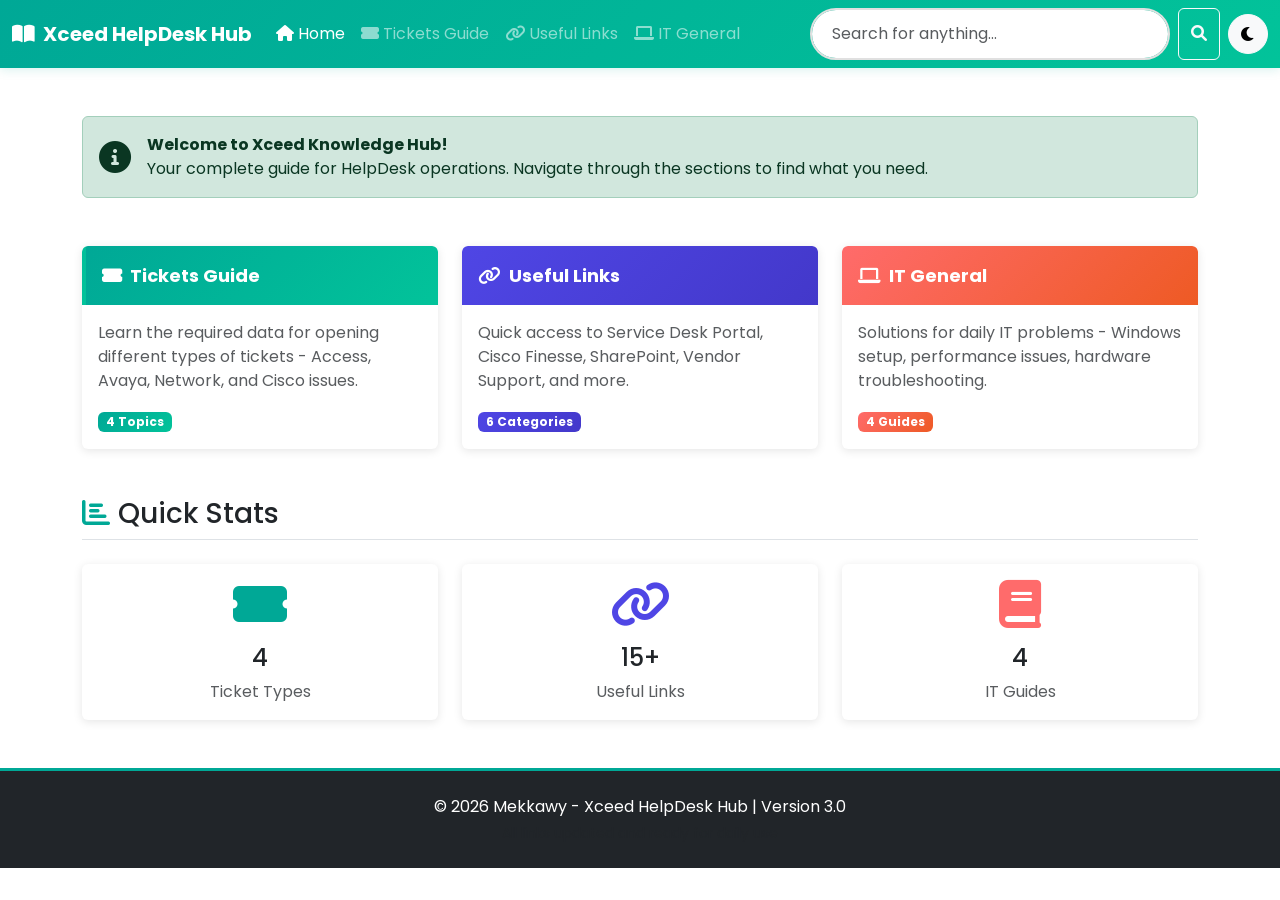
<file: index.html>
<!DOCTYPE html>
<html lang="en" dir="ltr">
<head>
    <meta charset="UTF-8" />
    <meta name="viewport" content="width=device-width, initial-scale=1.0" />
    <title>Xceed Knowledge Hub | Home</title>
    
    <!-- Bootstrap 5 CSS -->
    <link href="https://cdn.jsdelivr.net/npm/bootstrap@5.3.3/dist/css/bootstrap.min.css" rel="stylesheet" />
    
    <!-- Font Awesome 6 -->
    <link rel="stylesheet" href="https://cdnjs.cloudflare.com/ajax/libs/font-awesome/6.0.0-beta3/css/all.min.css" />
    
    <!-- Google Fonts - Poppins -->
    <link href="https://fonts.googleapis.com/css2?family=Poppins:wght@400;500;600;700&display=swap" rel="stylesheet" />
    
    <link rel="stylesheet" href="css/style.css" />
</head>
<body>
    <!-- Top Navigation Bar -->
    <nav class="navbar navbar-expand-lg navbar-dark bg-primary sticky-top">
        <div class="container-fluid">
            <a class="navbar-brand fw-bold" href="index.html">
                <i class="fas fa-book-open me-2"></i>Xceed HelpDesk Hub
            </a>
            <button class="navbar-toggler" type="button" data-bs-toggle="collapse" data-bs-target="#navbarContent">
                <span class="navbar-toggler-icon"></span>
            </button>
            <div class="collapse navbar-collapse" id="navbarContent">
                <ul class="navbar-nav me-auto mb-2 mb-lg-0">
                    <li class="nav-item">
                        <a class="nav-link active" href="index.html"><i class="fas fa-home me-1"></i>Home</a>
                    </li>
                    <li class="nav-item">
                        <a class="nav-link" href="tickets.html"><i class="fas fa-ticket-alt me-1"></i>Tickets Guide</a>
                    </li>
                    <li class="nav-item">
                        <a class="nav-link" href="links.html"><i class="fas fa-link me-1"></i>Useful Links</a>
                    </li>
                    <li class="nav-item">
                        <a class="nav-link" href="it-general.html"><i class="fas fa-laptop me-1"></i>IT General</a>
                    </li>
                </ul>
                
                <!-- Search Bar -->
                <form class="d-flex ms-auto" role="search" id="searchForm">
                    <input class="form-control me-2" type="search" placeholder="Search for anything..." aria-label="Search" id="searchInput" />
                    <button class="btn btn-outline-light" type="submit"><i class="fas fa-search"></i></button>
                </form>
                
                <!-- Dark Mode Button -->
                <button class="btn btn-light ms-2" id="darkModeToggle" title="Toggle Mode">
                    <i class="fas fa-moon"></i>
                </button>
            </div>
        </div>
    </nav>

    <!-- Main Content -->
    <main class="container my-5">
        <!-- Welcome Message -->
        <div class="alert alert-success d-flex align-items-center mb-5" role="alert">
            <i class="fas fa-info-circle fa-2x me-3"></i>
            <div>
                <strong>Welcome to Xceed Knowledge Hub!</strong><br>
                Your complete guide for HelpDesk operations. Navigate through the sections to find what you need.
            </div>
        </div>

        <!-- Quick Access Cards -->
        <div class="row g-4 justify-content-center">
            <div class="col-md-6 col-lg-4">
                <a href="tickets.html" class="text-decoration-none">
                    <div class="card h-100 quick-card ticket-card">
                        <div class="card-header bg-teal text-white fw-bold">
                            <i class="fas fa-ticket-alt me-2"></i>Tickets Guide
                        </div>
                        <div class="card-body">
                            <p class="text-muted">Learn the required data for opening different types of tickets - Access, Avaya, Network, and Cisco issues.</p>
                            <div class="mt-3">
                                <span class="badge bg-teal">4 Topics</span>
                            </div>
                        </div>
                    </div>
                </a>
            </div>

            <div class="col-md-6 col-lg-4">
                <a href="links.html" class="text-decoration-none">
                    <div class="card h-100 quick-card">
                        <div class="card-header bg-indigo text-white fw-bold">
                            <i class="fas fa-link me-2"></i>Useful Links
                        </div>
                        <div class="card-body">
                            <p class="text-muted">Quick access to Service Desk Portal, Cisco Finesse, SharePoint, Vendor Support, and more.</p>
                            <div class="mt-3">
                                <span class="badge bg-indigo">6 Categories</span>
                            </div>
                        </div>
                    </div>
                </a>
            </div>

            <div class="col-md-6 col-lg-4">
                <a href="it-general.html" class="text-decoration-none">
                    <div class="card h-100 quick-card">
                        <div class="card-header bg-coral text-white fw-bold">
                            <i class="fas fa-laptop me-2"></i>IT General
                        </div>
                        <div class="card-body">
                            <p class="text-muted">Solutions for daily IT problems - Windows setup, performance issues, hardware troubleshooting.</p>
                            <div class="mt-3">
                                <span class="badge bg-coral">4 Guides</span>
                            </div>
                        </div>
                    </div>
                </a>
            </div>
        </div>

        <!-- Stats Section -->
        <div class="row mt-5">
            <div class="col-12">
                <h3 class="border-bottom pb-2 mb-4">
                    <i class="fas fa-chart-bar text-teal me-2"></i>Quick Stats
                </h3>
            </div>
            <div class="col-md-4">
                <div class="card text-center">
                    <div class="card-body">
                        <i class="fas fa-ticket-alt fa-3x text-teal mb-3"></i>
                        <h4>4</h4>
                        <p class="text-muted mb-0">Ticket Types</p>
                    </div>
                </div>
            </div>
            <div class="col-md-4">
                <div class="card text-center">
                    <div class="card-body">
                        <i class="fas fa-link fa-3x text-indigo mb-3"></i>
                        <h4>15+</h4>
                        <p class="text-muted mb-0">Useful Links</p>
                    </div>
                </div>
            </div>
            <div class="col-md-4">
                <div class="card text-center">
                    <div class="card-body">
                        <i class="fas fa-book fa-3x text-coral mb-3"></i>
                        <h4>4</h4>
                        <p class="text-muted mb-0">IT Guides</p>
                    </div>
                </div>
            </div>
        </div>
    </main>

    <!-- Footer -->
    <footer class="bg-dark text-white text-center py-4 mt-5">
        <div class="container">
            <p class="mb-1">© 2025 Mekkawy - Xceed HelpDesk Hub | Version 3.0</p>
            <p class="mb-0 small text-muted">All links updated and ready for daily use</p>
        </div>
    </footer>

    <!-- Bootstrap JS -->
    <script src="https://cdn.jsdelivr.net/npm/bootstrap@5.3.3/dist/js/bootstrap.bundle.min.js"></script>
    
    <!-- Custom Script -->
    <script src="js/script.js"></script>
</body>
</html>
</file>
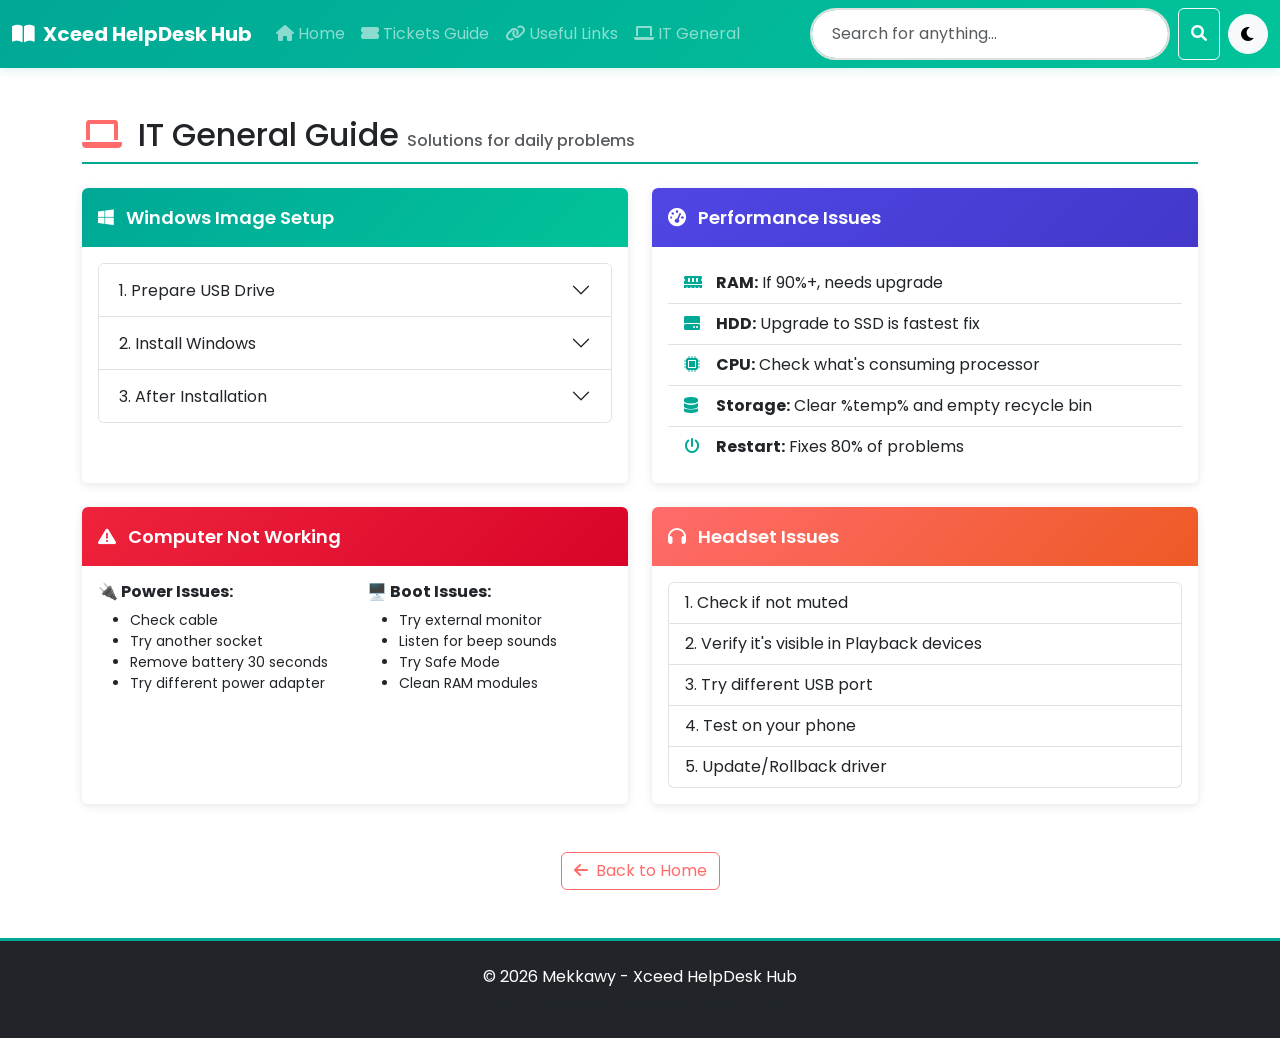
<file: it-general.html>
<!DOCTYPE html>
<html lang="en" dir="ltr">
<head>
    <meta charset="UTF-8" />
    <meta name="viewport" content="width=device-width, initial-scale=1.0" />
    <title>Xceed Knowledge Hub | IT General</title>
    
    <!-- Bootstrap 5 CSS -->
    <link href="https://cdn.jsdelivr.net/npm/bootstrap@5.3.3/dist/css/bootstrap.min.css" rel="stylesheet" />
    
    <!-- Font Awesome 6 -->
    <link rel="stylesheet" href="https://cdnjs.cloudflare.com/ajax/libs/font-awesome/6.0.0-beta3/css/all.min.css" />
    
    <!-- Google Fonts - Poppins -->
    <link href="https://fonts.googleapis.com/css2?family=Poppins:wght@400;500;600;700&display=swap" rel="stylesheet" />
    
    <link rel="stylesheet" href="css/style.css" />
</head>
<body>
    <!-- Top Navigation Bar -->
    <nav class="navbar navbar-expand-lg navbar-dark bg-primary sticky-top">
        <div class="container-fluid">
            <a class="navbar-brand fw-bold" href="index.html">
                <i class="fas fa-book-open me-2"></i>Xceed HelpDesk Hub
            </a>
            <button class="navbar-toggler" type="button" data-bs-toggle="collapse" data-bs-target="#navbarContent">
                <span class="navbar-toggler-icon"></span>
            </button>
            <div class="collapse navbar-collapse" id="navbarContent">
                <ul class="navbar-nav me-auto mb-2 mb-lg-0">
                    <li class="nav-item">
                        <a class="nav-link" href="index.html"><i class="fas fa-home me-1"></i>Home</a>
                    </li>
                    <li class="nav-item">
                        <a class="nav-link" href="tickets.html"><i class="fas fa-ticket-alt me-1"></i>Tickets Guide</a>
                    </li>
                    <li class="nav-item">
                        <a class="nav-link" href="links.html"><i class="fas fa-link me-1"></i>Useful Links</a>
                    </li>
                    <li class="nav-item">
                        <a class="nav-link active" href="it-general.html"><i class="fas fa-laptop me-1"></i>IT General</a>
                    </li>
                </ul>
                
                <!-- Search Bar -->
                <form class="d-flex ms-auto" role="search" id="searchForm">
                    <input class="form-control me-2" type="search" placeholder="Search for anything..." aria-label="Search" id="searchInput" />
                    <button class="btn btn-outline-light" type="submit"><i class="fas fa-search"></i></button>
                </form>
                
                <!-- Dark Mode Button -->
                <button class="btn btn-light ms-2" id="darkModeToggle" title="Toggle Mode">
                    <i class="fas fa-moon"></i>
                </button>
            </div>
        </div>
    </nav>

    <!-- Main Content -->
    <main class="container my-5">
        <!-- Page Header -->
        <div class="row mt-4">
            <div class="col-12">
                <h2 class="border-bottom pb-2 mb-4">
                    <i class="fas fa-laptop text-coral me-2"></i>
                    IT General Guide
                    <small class="text-muted fs-6">Solutions for daily problems</small>
                </h2>
            </div>
        </div>

        <div class="row g-4 mb-5">
            <!-- Card: Windows Image Setup -->
            <div class="col-md-6">
                <div class="card h-100">
                    <div class="card-header bg-teal text-white">
                        <i class="fab fa-windows me-2"></i> Windows Image Setup
                    </div>
                    <div class="card-body">
                        <div class="accordion" id="windowsAccordion">
                            <div class="accordion-item">
                                <h2 class="accordion-header">
                                    <button class="accordion-button collapsed" type="button" data-bs-toggle="collapse" data-bs-target="#winStep1">
                                        1. Prepare USB Drive
                                    </button>
                                </h2>
                                <div id="winStep1" class="accordion-collapse collapse" data-bs-parent="#windowsAccordion">
                                    <div class="accordion-body">
                                        <ul>
                                            <li>Use <strong>Rufus</strong> or <strong>Windows Media Creation Tool</strong></li>
                                            <li>USB drive at least 8 GB</li>
                                            <li>Choose appropriate ISO (Windows 10/11 Pro)</li>
                                            <li>GPT for UEFI - MBR for Legacy</li>
                                        </ul>
                                    </div>
                                </div>
                            </div>
                            <div class="accordion-item">
                                <h2 class="accordion-header">
                                    <button class="accordion-button collapsed" type="button" data-bs-toggle="collapse" data-bs-target="#winStep2">
                                        2. Install Windows
                                    </button>
                                </h2>
                                <div id="winStep2" class="accordion-collapse collapse" data-bs-parent="#windowsAccordion">
                                    <div class="accordion-body">
                                        <ul>
                                            <li>Boot from USB (F12, ESC, Del)</li>
                                            <li>Choose <strong>Custom: Install Windows only</strong></li>
                                            <li>Delete all Partitions</li>
                                            <li>Select Unallocated Space and press Next</li>
                                        </ul>
                                    </div>
                                </div>
                            </div>
                            <div class="accordion-item">
                                <h2 class="accordion-header">
                                    <button class="accordion-button collapsed" type="button" data-bs-toggle="collapse" data-bs-target="#winStep3">
                                        3. After Installation
                                    </button>
                                </h2>
                                <div id="winStep3" class="accordion-collapse collapse" data-bs-parent="#windowsAccordion">
                                    <div class="accordion-body">
                                        <ul>
                                            <li>Check Drivers</li>
                                            <li>Run Windows Update</li>
                                            <li>Install apps: Office, Company Portal, AnyDesk</li>
                                            <li>Join Domain if required</li>
                                        </ul>
                                    </div>
                                </div>
                            </div>
                        </div>
                    </div>
                </div>
            </div>

            <!-- Card: Performance Issues -->
            <div class="col-md-6">
                <div class="card h-100">
                    <div class="card-header bg-indigo text-white">
                        <i class="fas fa-tachometer-alt me-2"></i> Performance Issues
                    </div>
                    <div class="card-body">
                        <ul class="list-group list-group-flush">
                            <li class="list-group-item">
                                <i class="fas fa-memory text-teal me-2"></i>
                                <strong>RAM:</strong> If 90%+, needs upgrade
                            </li>
                            <li class="list-group-item">
                                <i class="fas fa-hdd text-teal me-2"></i>
                                <strong>HDD:</strong> Upgrade to SSD is fastest fix
                            </li>
                            <li class="list-group-item">
                                <i class="fas fa-microchip text-teal me-2"></i>
                                <strong>CPU:</strong> Check what's consuming processor
                            </li>
                            <li class="list-group-item">
                                <i class="fas fa-database text-teal me-2"></i>
                                <strong>Storage:</strong> Clear %temp% and empty recycle bin
                            </li>
                            <li class="list-group-item">
                                <i class="fas fa-power-off text-teal me-2"></i>
                                <strong>Restart:</strong> Fixes 80% of problems
                            </li>
                        </ul>
                    </div>
                </div>
            </div>

            <!-- Card: Computer Not Powering On -->
            <div class="col-md-6">
                <div class="card h-100">
                    <div class="card-header bg-red text-white">
                        <i class="fas fa-exclamation-triangle me-2"></i> Computer Not Working
                    </div>
                    <div class="card-body">
                        <div class="row">
                            <div class="col-6">
                                <h6 class="fw-bold">🔌 Power Issues:</h6>
                                <ul class="small">
                                    <li>Check cable</li>
                                    <li>Try another socket</li>
                                    <li>Remove battery 30 seconds</li>
                                    <li>Try different power adapter</li>
                                </ul>
                            </div>
                            <div class="col-6">
                                <h6 class="fw-bold">🖥️ Boot Issues:</h6>
                                <ul class="small">
                                    <li>Try external monitor</li>
                                    <li>Listen for beep sounds</li>
                                    <li>Try Safe Mode</li>
                                    <li>Clean RAM modules</li>
                                </ul>
                            </div>
                        </div>
                    </div>
                </div>
            </div>

            <!-- Card: Headset Issues -->
            <div class="col-md-6">
                <div class="card h-100">
                    <div class="card-header bg-coral text-white">
                        <i class="fas fa-headphones me-2"></i> Headset Issues
                    </div>
                    <div class="card-body">
                        <ol class="list-group list-group-numbered">
                            <li class="list-group-item">Check if not muted</li>
                            <li class="list-group-item">Verify it's visible in Playback devices</li>
                            <li class="list-group-item">Try different USB port</li>
                            <li class="list-group-item">Test on your phone</li>
                            <li class="list-group-item">Update/Rollback driver</li>
                        </ol>
                    </div>
                </div>
            </div>
        </div>

        <!-- Back to Home -->
        <div class="text-center mt-4">
            <a href="index.html" class="btn btn-outline-coral">
                <i class="fas fa-arrow-left me-2"></i>Back to Home
            </a>
        </div>
    </main>

    <!-- Footer -->
    <footer class="bg-dark text-white text-center py-4 mt-5">
        <div class="container">
            <p class="mb-1">© 2025 Mekkawy - Xceed HelpDesk Hub</p>
            <p class="mb-0 small text-muted">All links updated and ready for daily use</p>
        </div>
    </footer>

    <!-- Bootstrap JS -->
    <script src="https://cdn.jsdelivr.net/npm/bootstrap@5.3.3/dist/js/bootstrap.bundle.min.js"></script>
    
    <!-- Custom Script -->
    <script src="js/script.js"></script>
</body>
</html>
</file>
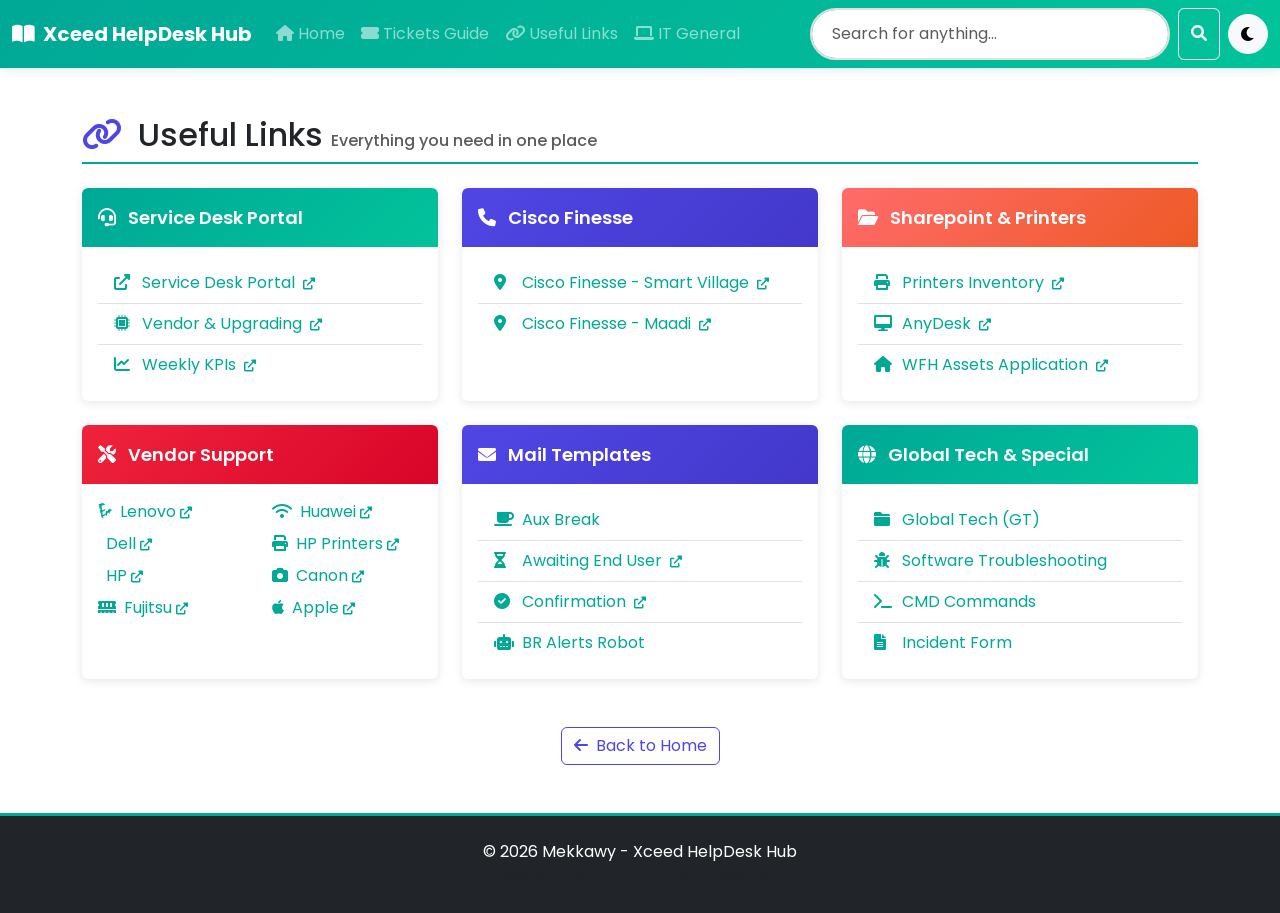
<file: links.html>
<!DOCTYPE html>
<html lang="en" dir="ltr">
<head>
    <meta charset="UTF-8" />
    <meta name="viewport" content="width=device-width, initial-scale=1.0" />
    <title>Xceed Knowledge Hub | Useful Links</title>
    
    <!-- Bootstrap 5 CSS -->
    <link href="https://cdn.jsdelivr.net/npm/bootstrap@5.3.3/dist/css/bootstrap.min.css" rel="stylesheet" />
    
    <!-- Font Awesome 6 -->
    <link rel="stylesheet" href="https://cdnjs.cloudflare.com/ajax/libs/font-awesome/6.0.0-beta3/css/all.min.css" />
    
    <!-- Google Fonts - Poppins -->
    <link href="https://fonts.googleapis.com/css2?family=Poppins:wght@400;500;600;700&display=swap" rel="stylesheet" />
    
    <link rel="stylesheet" href="css/style.css" />
</head>
<body>
    <!-- Top Navigation Bar -->
    <nav class="navbar navbar-expand-lg navbar-dark bg-primary sticky-top">
        <div class="container-fluid">
            <a class="navbar-brand fw-bold" href="index.html">
                <i class="fas fa-book-open me-2"></i>Xceed HelpDesk Hub
            </a>
            <button class="navbar-toggler" type="button" data-bs-toggle="collapse" data-bs-target="#navbarContent">
                <span class="navbar-toggler-icon"></span>
            </button>
            <div class="collapse navbar-collapse" id="navbarContent">
                <ul class="navbar-nav me-auto mb-2 mb-lg-0">
                    <li class="nav-item">
                        <a class="nav-link" href="index.html"><i class="fas fa-home me-1"></i>Home</a>
                    </li>
                    <li class="nav-item">
                        <a class="nav-link" href="tickets.html"><i class="fas fa-ticket-alt me-1"></i>Tickets Guide</a>
                    </li>
                    <li class="nav-item">
                        <a class="nav-link active" href="links.html"><i class="fas fa-link me-1"></i>Useful Links</a>
                    </li>
                    <li class="nav-item">
                        <a class="nav-link" href="it-general.html"><i class="fas fa-laptop me-1"></i>IT General</a>
                    </li>
                </ul>
                
                <!-- Search Bar -->
                <form class="d-flex ms-auto" role="search" id="searchForm">
                    <input class="form-control me-2" type="search" placeholder="Search for anything..." aria-label="Search" id="searchInput" />
                    <button class="btn btn-outline-light" type="submit"><i class="fas fa-search"></i></button>
                </form>
                
                <!-- Dark Mode Button -->
                <button class="btn btn-light ms-2" id="darkModeToggle" title="Toggle Mode">
                    <i class="fas fa-moon"></i>
                </button>
            </div>
        </div>
    </nav>

    <!-- Main Content -->
    <main class="container my-5">
        <!-- Page Header -->
        <div class="row mt-4">
            <div class="col-12">
                <h2 class="border-bottom pb-2 mb-4">
                    <i class="fas fa-link text-indigo me-2"></i>
                    Useful Links
                    <small class="text-muted fs-6">Everything you need in one place</small>
                </h2>
            </div>
        </div>

        <div class="row g-4 mb-5">
            <!-- Card: Service Desk Portal -->
            <div class="col-md-6 col-lg-4">
                <div class="card h-100">
                    <div class="card-header bg-teal text-white">
                        <i class="fas fa-headset me-2"></i> Service Desk Portal
                    </div>
                    <div class="card-body">
                        <div class="list-group list-group-flush">
                            <a href="https://maca-whd-010p:8443/CAisd/pdmweb.exe" target="_blank" class="list-group-item list-group-item-action">
                                <i class="fas fa-external-link-alt me-2"></i>Service Desk Portal
                            </a>
                            <a href="https://sharepoint.xceedcc.com/xceedcc/SF/ITSO/ITS/Laptops%20Ram%20upgrading/Forms/AllItems.aspx" target="_blank" class="list-group-item list-group-item-action">
                                <i class="fas fa-microchip me-2"></i>Vendor & Upgrading
                            </a>
                            <a href="https://sharepoint.xceedcc.com/sites/sd/CCS/DS/Reporting/Contact%20Center%20Staff/Forms/AllItems.aspx" target="_blank" class="list-group-item list-group-item-action">
                                <i class="fas fa-chart-line me-2"></i>Weekly KPIs
                            </a>
                        </div>
                    </div>
                </div>
            </div>

            <!-- Card: Cisco Finesse -->
            <div class="col-md-6 col-lg-4">
                <div class="card h-100">
                    <div class="card-header bg-indigo text-white">
                        <i class="fas fa-phone me-2"></i> Cisco Finesse
                    </div>
                    <div class="card-body">
                        <div class="list-group list-group-flush">
                            <a href="https://xcd-sv-fin1a.masreya.local/desktop/container/?locale=en_US" target="_blank" class="list-group-item list-group-item-action">
                                <i class="fas fa-map-marker-alt me-2"></i>Cisco Finesse - Smart Village
                            </a>
                            <a href="https://xcd-md-fin1b.masreya.local:8445/desktop/container/?locale=en_US" target="_blank" class="list-group-item list-group-item-action">
                                <i class="fas fa-map-marker-alt me-2"></i>Cisco Finesse - Maadi
                            </a>
                        </div>
                    </div>
                </div>
            </div>

            <!-- Card: Sharepoint & Printers -->
            <div class="col-md-6 col-lg-4">
                <div class="card h-100">
                    <div class="card-header bg-coral text-white">
                        <i class="fas fa-folder-open me-2"></i> Sharepoint & Printers
                    </div>
                    <div class="card-body">
                        <div class="list-group list-group-flush">
                            <a href="https://sharepoint.xceedcc.com/xceedcc/SF/ITSO/HD/_layouts/15/WopiFrame.aspx?sourcedoc=%7BA43E8A2F-E58D-4006-8616-085D98373E35%7D&file=Xceed%20Printers.xlsx&action=default" target="_blank" class="list-group-item list-group-item-action">
                                <i class="fas fa-print me-2"></i>Printers Inventory
                            </a>
                            <a href="https://my.anydesk.com/v2/" target="_blank" class="list-group-item list-group-item-action">
                                <i class="fas fa-desktop me-2"></i>AnyDesk
                            </a>
                            <a href="https://erpdevelopmenttest6.intranet.masreya.local/WFHAssets_Approval/Approval" target="_blank" class="list-group-item list-group-item-action">
                                <i class="fas fa-home me-2"></i>WFH Assets Application
                            </a>
                        </div>
                    </div>
                </div>
            </div>

            <!-- Card: Vendor Support -->
            <div class="col-md-6 col-lg-4">
                <div class="card h-100">
                    <div class="card-header bg-red text-white">
                        <i class="fas fa-tools me-2"></i> Vendor Support
                    </div>
                    <div class="card-body">
                        <div class="row">
                            <div class="col-6">
                                <ul class="list-unstyled">
                                    <li class="mb-2"><a href="https://support.lenovo.com/us/en/" target="_blank"><i class="fab fa-linode me-2"></i>Lenovo</a></li>
                                    <li class="mb-2"><a href="https://www.dell.com/support/home/en-us" target="_blank"><i class="fab fa-dell me-2"></i>Dell</a></li>
                                    <li class="mb-2"><a href="https://support.hp.com/us-en" target="_blank"><i class="fab fa-hp me-2"></i>HP</a></li>
                                    <li class="mb-2"><a href="https://support.ts.fujitsu.com/" target="_blank"><i class="fas fa-memory me-2"></i>Fujitsu</a></li>
                                </ul>
                            </div>
                            <div class="col-6">
                                <ul class="list-unstyled">
                                    <li class="mb-2"><a href="https://consumer.huawei.com/en/support/" target="_blank"><i class="fas fa-wifi me-2"></i>Huawei</a></li>
                                    <li class="mb-2"><a href="https://support.hp.com/us-en/printer" target="_blank"><i class="fas fa-print me-2"></i>HP Printers</a></li>
                                    <li class="mb-2"><a href="https://en.canon-me.com/support/consumer/products/printers/pixma/" target="_blank"><i class="fas fa-camera me-2"></i>Canon</a></li>
                                    <li class="mb-2"><a href="https://support.apple.com/" target="_blank"><i class="fab fa-apple me-2"></i>Apple</a></li>
                                </ul>
                            </div>
                        </div>
                    </div>
                </div>
            </div>

            <!-- Card: Mail Templates -->
            <div class="col-md-6 col-lg-4">
                <div class="card h-100">
                    <div class="card-header bg-indigo text-white">
                        <i class="fas fa-envelope me-2"></i> Mail Templates
                    </div>
                    <div class="card-body">
                        <div class="list-group list-group-flush">
                            <a href="\\compstor\Company\HelpDesk\New folder (2)\Aux Break Updates.msg" class="list-group-item list-group-item-action">
                                <i class="fas fa-coffee me-2"></i>Aux Break
                            </a>
                            <a href="https://sharepoint.xceedcc.com/xceedcc/SF/ITSO/HD/Help%20Desk%20Mail%20Templates/SERVICE%20DESK%20INCIDENT%20Awaiting%20User%20Response.oft" target="_blank" class="list-group-item list-group-item-action">
                                <i class="fas fa-hourglass-half me-2"></i>Awaiting End User
                            </a>
                            <a href="https://sharepoint.xceedcc.com/xceedcc/SF/ITSO/HD/Help%20Desk%20Mail%20Templates/SERVICE%20DESK%20INCIDENT%20Confirmation.oft" target="_blank" class="list-group-item list-group-item-action">
                                <i class="fas fa-check-circle me-2"></i>Confirmation
                            </a>
                            <a href="\\compstor\company\HelpDesk\BR Alerts Robot.zip" target="_blank" class="list-group-item list-group-item-action">
                                <i class="fas fa-robot me-2"></i>BR Alerts Robot
                            </a>
                        </div>
                    </div>
                </div>
            </div>

            <!-- Card: Global Tech & Special -->
            <div class="col-md-6 col-lg-4">
                <div class="card h-100">
                    <div class="card-header bg-teal text-white">
                        <i class="fas fa-globe me-2"></i> Global Tech & Special
                    </div>
                    <div class="card-body">
                        <div class="list-group list-group-flush">
                            <a href="\\compstor\company\helpdesk\Global Technology" target="_blank" class="list-group-item list-group-item-action">
                                <i class="fas fa-folder me-2"></i>Global Tech (GT)
                            </a>
                            <a href="\\compstor\Company\HelpDesk\New folder (2)\TS software.html" class="list-group-item list-group-item-action">
                                <i class="fas fa-bug me-2"></i>Software Troubleshooting
                            </a>
                            <a href="\\compstor\Company\HelpDesk\IT Help Desk\New folder\Windows Commands .pdf" class="list-group-item list-group-item-action">
                                <i class="fas fa-terminal me-2"></i>CMD Commands
                            </a>
                            <a href="\\compstor\Company\HelpDesk\New folder (2)\New Text Document.html" class="list-group-item list-group-item-action">
                                <i class="fas fa-file-alt me-2"></i>Incident Form
                            </a>
                        </div>
                    </div>
                </div>
            </div>
        </div>

        <!-- Back to Home -->
        <div class="text-center mt-4">
            <a href="index.html" class="btn btn-outline-indigo">
                <i class="fas fa-arrow-left me-2"></i>Back to Home
            </a>
        </div>
    </main>

    <!-- Footer -->
    <footer class="bg-dark text-white text-center py-4 mt-5">
        <div class="container">
            <p class="mb-1">© 2025 Mekkawy - Xceed HelpDesk Hub</p>
            <p class="mb-0 small text-muted">All links updated and ready for daily use</p>
        </div>
    </footer>

    <!-- Bootstrap JS -->
    <script src="https://cdn.jsdelivr.net/npm/bootstrap@5.3.3/dist/js/bootstrap.bundle.min.js"></script>
    
    <!-- Custom Script -->
    <script src="js/script.js"></script>
</body>
</html>
</file>
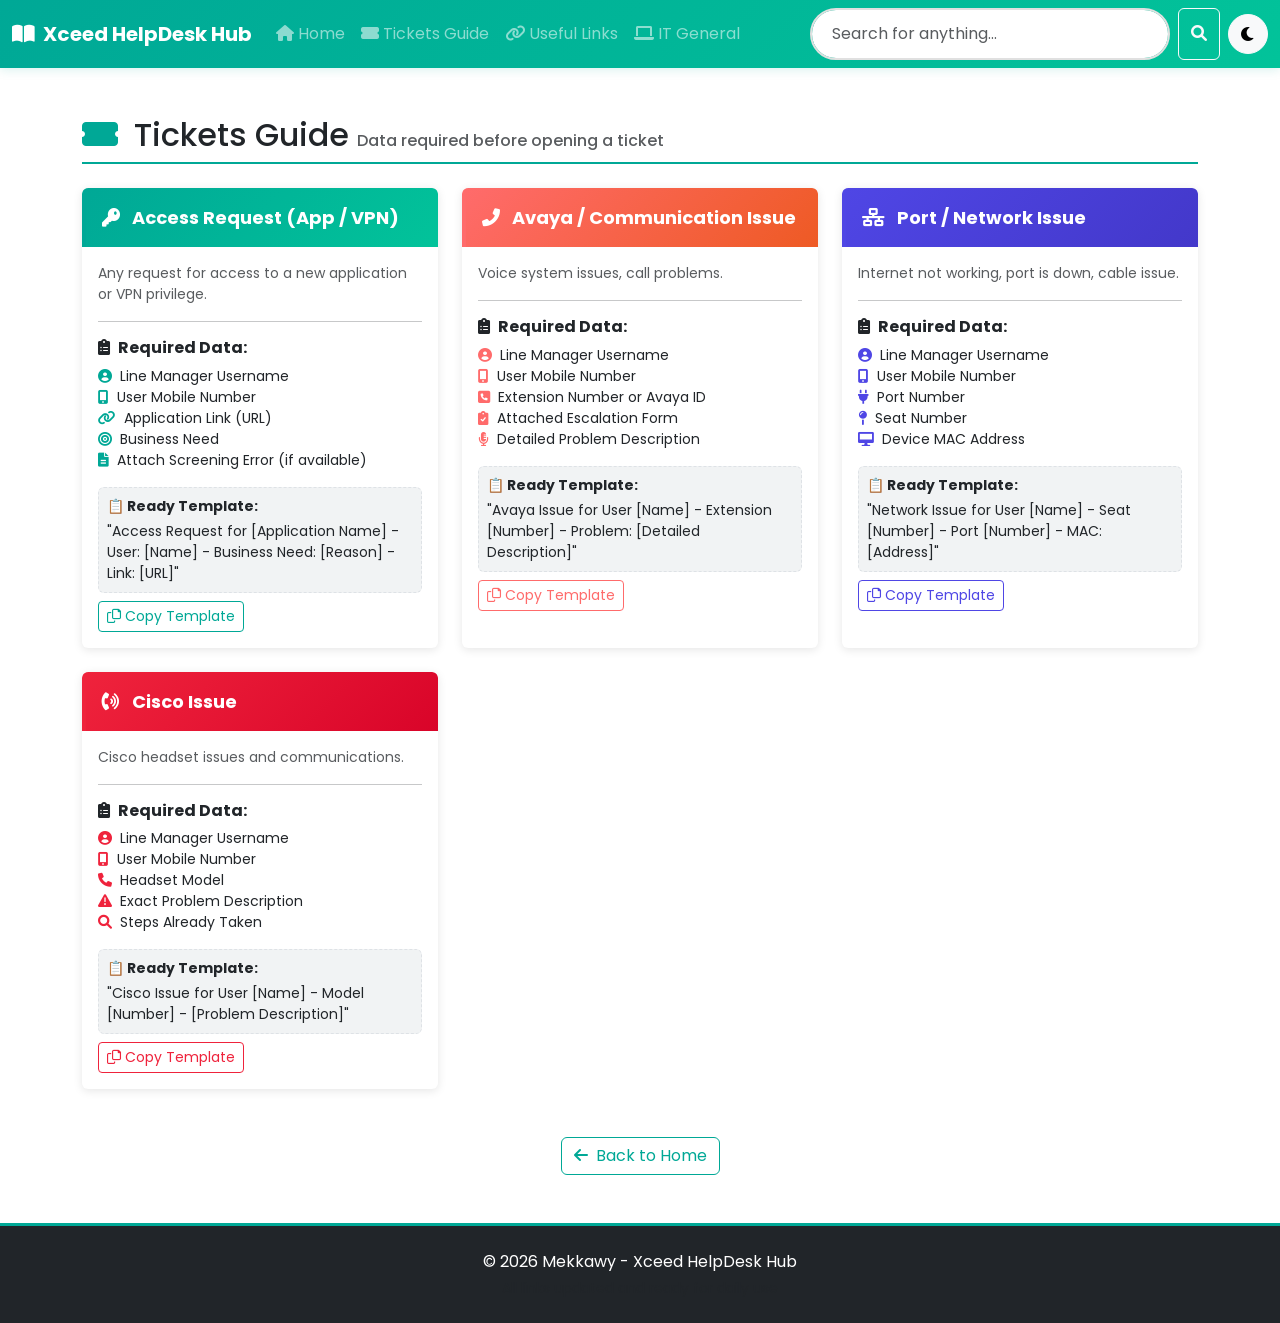
<file: tickets.html>
<!DOCTYPE html>
<html lang="en" dir="ltr">
<head>
    <meta charset="UTF-8" />
    <meta name="viewport" content="width=device-width, initial-scale=1.0" />
    <title>Xceed Knowledge Hub | Tickets Guide</title>
    
    <!-- Bootstrap 5 CSS -->
    <link href="https://cdn.jsdelivr.net/npm/bootstrap@5.3.3/dist/css/bootstrap.min.css" rel="stylesheet" />
    
    <!-- Font Awesome 6 -->
    <link rel="stylesheet" href="https://cdnjs.cloudflare.com/ajax/libs/font-awesome/6.0.0-beta3/css/all.min.css" />
    
    <!-- Google Fonts - Poppins -->
    <link href="https://fonts.googleapis.com/css2?family=Poppins:wght@400;500;600;700&display=swap" rel="stylesheet" />
    
    <link rel="stylesheet" href="css/style.css" />
</head>
<body>
    <!-- Top Navigation Bar -->
    <nav class="navbar navbar-expand-lg navbar-dark bg-primary sticky-top">
        <div class="container-fluid">
            <a class="navbar-brand fw-bold" href="index.html">
                <i class="fas fa-book-open me-2"></i>Xceed HelpDesk Hub
            </a>
            <button class="navbar-toggler" type="button" data-bs-toggle="collapse" data-bs-target="#navbarContent">
                <span class="navbar-toggler-icon"></span>
            </button>
            <div class="collapse navbar-collapse" id="navbarContent">
                <ul class="navbar-nav me-auto mb-2 mb-lg-0">
                    <li class="nav-item">
                        <a class="nav-link" href="index.html"><i class="fas fa-home me-1"></i>Home</a>
                    </li>
                    <li class="nav-item">
                        <a class="nav-link active" href="tickets.html"><i class="fas fa-ticket-alt me-1"></i>Tickets Guide</a>
                    </li>
                    <li class="nav-item">
                        <a class="nav-link" href="links.html"><i class="fas fa-link me-1"></i>Useful Links</a>
                    </li>
                    <li class="nav-item">
                        <a class="nav-link" href="it-general.html"><i class="fas fa-laptop me-1"></i>IT General</a>
                    </li>
                </ul>
                
                <!-- Search Bar -->
                <form class="d-flex ms-auto" role="search" id="searchForm">
                    <input class="form-control me-2" type="search" placeholder="Search for anything..." aria-label="Search" id="searchInput" />
                    <button class="btn btn-outline-light" type="submit"><i class="fas fa-search"></i></button>
                </form>
                
                <!-- Dark Mode Button -->
                <button class="btn btn-light ms-2" id="darkModeToggle" title="Toggle Mode">
                    <i class="fas fa-moon"></i>
                </button>
            </div>
        </div>
    </nav>

    <!-- Main Content -->
    <main class="container my-5">
        <!-- Page Header -->
        <div class="row mt-4">
            <div class="col-12">
                <h2 class="border-bottom pb-2 mb-4">
                    <i class="fas fa-ticket-alt text-teal me-2"></i>
                    Tickets Guide
                    <small class="text-muted fs-6">Data required before opening a ticket</small>
                </h2>
            </div>
        </div>

        <div class="row g-4 mb-5">
            <!-- 1. Access Request for Application or VPN -->
            <div class="col-md-6 col-lg-4">
                <div class="card h-100 border-teal ticket-card">
                    <div class="card-header bg-teal text-white fw-bold">
                        <i class="fas fa-key me-2"></i> Access Request (App / VPN)
                    </div>
                    <div class="card-body">
                        <p class="text-muted small">Any request for access to a new application or VPN privilege.</p>
                        <hr>
                        <h6 class="fw-bold"><i class="fas fa-clipboard-list me-2"></i>Required Data:</h6>
                        <ul class="list-unstyled small">
                            <li><i class="fas fa-user-circle text-teal me-2"></i>Line Manager Username</li>
                            <li><i class="fas fa-mobile-alt text-teal me-2"></i>User Mobile Number</li>
                            <li><i class="fas fa-link text-teal me-2"></i>Application Link (URL)</li>
                            <li><i class="fas fa-bullseye text-teal me-2"></i>Business Need</li>
                            <li><i class="fas fa-file-alt text-teal me-2"></i>Attach Screening Error (if available)</li>
                        </ul>
                        <div class="bg-light p-2 rounded mt-2" id="accessTemplate">
                            <p class="mb-1 fw-bold small">📋 Ready Template:</p>
                            <p class="small mb-0">"Access Request for [Application Name] - User: [Name] - Business Need: [Reason] - Link: [URL]"</p>
                        </div>
                        <button class="btn btn-sm btn-outline-teal mt-2 copy-btn" data-template="accessTemplate">
                            <i class="far fa-copy me-1"></i>Copy Template
                        </button>
                    </div>
                </div>
            </div>

            <!-- 2. Avaya / Communication Issue -->
            <div class="col-md-6 col-lg-4">
                <div class="card h-100 border-coral ticket-card">
                    <div class="card-header bg-coral text-white fw-bold">
                        <i class="fas fa-phone-alt me-2"></i> Avaya / Communication Issue
                    </div>
                    <div class="card-body">
                        <p class="text-muted small">Voice system issues, call problems.</p>
                        <hr>
                        <h6 class="fw-bold"><i class="fas fa-clipboard-list me-2"></i>Required Data:</h6>
                        <ul class="list-unstyled small">
                            <li><i class="fas fa-user-circle text-coral me-2"></i>Line Manager Username</li>
                            <li><i class="fas fa-mobile-alt text-coral me-2"></i>User Mobile Number</li>
                            <li><i class="fas fa-phone-square text-coral me-2"></i>Extension Number or Avaya ID</li>
                            <li><i class="fas fa-clipboard-check text-coral me-2"></i>Attached Escalation Form</li>
                            <li><i class="fas fa-microphone-alt text-coral me-2"></i>Detailed Problem Description</li>
                        </ul>
                        <div class="bg-light p-2 rounded mt-2" id="avayaTemplate">
                            <p class="mb-1 fw-bold small">📋 Ready Template:</p>
                            <p class="small mb-0">"Avaya Issue for User [Name] - Extension [Number] - Problem: [Detailed Description]"</p>
                        </div>
                        <button class="btn btn-sm btn-outline-coral mt-2 copy-btn" data-template="avayaTemplate">
                            <i class="far fa-copy me-1"></i>Copy Template
                        </button>
                    </div>
                </div>
            </div>

            <!-- 3. Port / Network Issue -->
            <div class="col-md-6 col-lg-4">
                <div class="card h-100 border-indigo ticket-card">
                    <div class="card-header bg-indigo text-white fw-bold">
                        <i class="fas fa-network-wired me-2"></i> Port / Network Issue
                    </div>
                    <div class="card-body">
                        <p class="text-muted small">Internet not working, port is down, cable issue.</p>
                        <hr>
                        <h6 class="fw-bold"><i class="fas fa-clipboard-list me-2"></i>Required Data:</h6>
                        <ul class="list-unstyled small">
                            <li><i class="fas fa-user-circle text-indigo me-2"></i>Line Manager Username</li>
                            <li><i class="fas fa-mobile-alt text-indigo me-2"></i>User Mobile Number</li>
                            <li><i class="fas fa-plug text-indigo me-2"></i>Port Number</li>
                            <li><i class="fas fa-map-pin text-indigo me-2"></i>Seat Number</li>
                            <li><i class="fas fa-desktop text-indigo me-2"></i>Device MAC Address</li>
                        </ul>
                        <div class="bg-light p-2 rounded mt-2" id="portTemplate">
                            <p class="mb-1 fw-bold small">📋 Ready Template:</p>
                            <p class="small mb-0">"Network Issue for User [Name] - Seat [Number] - Port [Number] - MAC: [Address]"</p>
                        </div>
                        <button class="btn btn-sm btn-outline-indigo mt-2 copy-btn" data-template="portTemplate">
                            <i class="far fa-copy me-1"></i>Copy Template
                        </button>
                    </div>
                </div>
            </div>

            <!-- 4. Cisco Issue -->
            <div class="col-md-6 col-lg-4">
                <div class="card h-100 border-red ticket-card">
                    <div class="card-header bg-red text-white fw-bold">
                        <i class="fas fa-phone-volume me-2"></i> Cisco Issue
                    </div>
                    <div class="card-body">
                        <p class="text-muted small">Cisco headset issues and communications.</p>
                        <hr>
                        <h6 class="fw-bold"><i class="fas fa-clipboard-list me-2"></i>Required Data:</h6>
                        <ul class="list-unstyled small">
                            <li><i class="fas fa-user-circle text-red me-2"></i>Line Manager Username</li>
                            <li><i class="fas fa-mobile-alt text-red me-2"></i>User Mobile Number</li>
                            <li><i class="fas fa-phone me-2 text-red"></i>Headset Model</li>
                            <li><i class="fas fa-exclamation-triangle text-red me-2"></i>Exact Problem Description</li>
                            <li><i class="fas fa-search text-red me-2"></i>Steps Already Taken</li>
                        </ul>
                        <div class="bg-light p-2 rounded mt-2" id="ciscoTemplate">
                            <p class="mb-1 fw-bold small">📋 Ready Template:</p>
                            <p class="small mb-0">"Cisco Issue for User [Name] - Model [Number] - [Problem Description]"</p>
                        </div>
                        <button class="btn btn-sm btn-outline-red mt-2 copy-btn" data-template="ciscoTemplate">
                            <i class="far fa-copy me-1"></i>Copy Template
                        </button>
                    </div>
                </div>
            </div>
        </div>

        <!-- Back to Home -->
        <div class="text-center mt-4">
            <a href="index.html" class="btn btn-outline-teal">
                <i class="fas fa-arrow-left me-2"></i>Back to Home
            </a>
        </div>
    </main>

    <!-- Footer -->
    <footer class="bg-dark text-white text-center py-4 mt-5">
        <div class="container">
            <p class="mb-1">© 2025 Mekkawy - Xceed HelpDesk Hub</p>
            <p class="mb-0 small text-muted">All links updated and ready for daily use</p>
        </div>
    </footer>

    <!-- Bootstrap JS -->
    <script src="https://cdn.jsdelivr.net/npm/bootstrap@5.3.3/dist/js/bootstrap.bundle.min.js"></script>
    
    <!-- Custom Script -->
    <script src="js/script.js"></script>
</body>
</html>
</file>
<file: css/style.css>
/* ============================================
   CSS Variables - Vibrant Color Theme
   ============================================ */
:root {
    /* Primary Colors - Teal */
    --primary-color: #00a896;
    --primary-dark: #02c39a;
    
    /* Success - Dark Teal */
    --success-color: #057d7d;
    --success-light: #00a896;
    
    /* Warning - Coral */
    --warning-color: #ff6b6b;
    --warning-dark: #ee5a24;
    
    /* Danger - Red */
    --danger-color: #ef233c;
    --danger-light: #d90429;
    
    /* Info - Indigo */
    --info-color: #4f46e5;
    --info-light: #4338ca;
    
    /* Additional Colors */
    --teal: #00a896;
    --teal-dark: #057d7d;
    --coral: #ff6b6b;
    --coral-dark: #ee5a24;
    --indigo: #4f46e5;
    --indigo-light: #6366f1;
    --red: #ef233c;
    --red-light: #d90429;
    
    /* Gradients */
    --primary-gradient: linear-gradient(135deg, #00a896 0%, #02c39a 100%);
    --success-gradient: linear-gradient(135deg, #057d7d 0%, #00a896 100%);
    --warning-gradient: linear-gradient(135deg, #ff6b6b 0%, #ee5a24 100%);
    --danger-gradient: linear-gradient(135deg, #ef233c 0%, #d90429 100%);
    --info-gradient: linear-gradient(135deg, #4f46e5 0%, #4338ca 100%);
    
    /* Background & Text Colors - Light Mode */
    --bg-light-mode: #ffffff; 
    --text-primary: #1a1a2e; 
    --text-secondary: #4a4a68; 
    
    /* Background & Text Colors - Dark Mode */
    --bg-dark-mode: #0f0f23;
    --card-bg-dark-mode: #1a1a3e;
    
    /* Border colors */
    --border-light: #e8e8ec;
    --border-dark: #2d2d5a;
    
    /* Shadows and glows */
    --shadow-medium: rgba(0, 168, 150, 0.25);
    --shadow-large: rgba(0, 168, 150, 0.35);
    --glow-primary: 0px 20px 40px rgba(0, 168, 150, 0.3);
}

/* Base Styles */
body {
    font-family: 'Poppins', 'Segoe UI', Tahoma, Geneva, Verdana, sans-serif;
    background: var(--bg-light-mode);
    transition: all 0.3s ease-in-out;
}

/* Navbar Styling with Teal Gradient */
.navbar {
    background: var(--primary-gradient) !important;
    transition: all 0.3s ease;
    box-shadow: 0 2px 10px rgba(0, 168, 150, 0.15);
}

/* Form Control Styles */
.form-control {
    border-radius: 30px;
    padding: 12px 20px;
    border: 2px solid #e0e0e0;
    transition: all 0.3s;
}

.form-control:focus {
    box-shadow: 0 0 0 0.2rem rgba(0, 168, 150, 0.25);
    border-color: var(--primary-color);
}

/* Card Improvements with Glow Effects */
.card {
    transition: transform 0.25s cubic-bezier(0.175, 0.885, 0.32, 1.275), box-shadow 0.25s ease-in-out;
    border: none;
    box-shadow: 0 2px 10px rgba(0, 0, 0, 0.1);
    overflow: hidden;
    position: relative;
}

.card:hover {
    transform: translateY(-10px);
    box-shadow: var(--glow-primary);
    animation: pulseGlow 1.5s infinite alternate;
}

@keyframes pulseGlow {
    from {
        box-shadow: 0 0 20px rgba(0, 168, 150, 0.15);
    }
    to {
        box-shadow: 0 0 40px rgba(0, 168, 150, 0.4);
    }
}

/* Card Header Styles */
.card-header {
    font-size: 18px;
    font-weight: 600;
    border-bottom: none;
    padding: 16px;
}

/* Quick Card Link Styles */
.quick-card {
    text-decoration: none;
    color: inherit;
    display: block;
}

/* Ticket Card Special Styles */
.ticket-card .card-header {
    border-left: 4px solid transparent;
}

.ticket-card.border-teal .card-header { border-left-color: var(--teal); }
.ticket-card.border-coral .card-header { border-left-color: var(--coral); }
.ticket-card.border-indigo .card-header { border-left-color: var(--indigo); }
.ticket-card.border-red .card-header { border-left-color: var(--red); }

/* Copy Button Styles */
.copy-btn:active {
    transform: scale(0.95);
}

/* Search Bar Styles */
#searchInput {
    border-radius: 30px;
    padding: 12px 20px;
    border: 2px solid #e0e0e0;
    transition: all 0.3s;
}

#searchInput:focus {
    box-shadow: 0 0 0 0.2rem rgba(0, 168, 150, 0.25);
    border-color: var(--primary-color);
}

/* Dark Mode Toggle Button */
#darkModeToggle {
    border-radius: 50%;
    width: 40px;
    height: 40px;
    padding: 0;
    display: flex;
    align-items: center;
    justify-content: center;
    transition: background-color 0.2s;
}

#darkModeToggle:hover {
    background-color: #e2e6ea;
}

/* Link Styles within Cards */
.card-body a {
    text-decoration: none;
    color: var(--primary-color);
}

.card-body a:hover {
    text-decoration: underline;
}

/* List Group Item Styles */
.list-group-item {
    transition: background-color 0.2s ease;
}

.list-group-item:hover {
    background-color: rgba(0, 0, 0, 0.05);
}

/* Badge Styles */
.badge-network {
    background-color: #6f42c1;
    color: white;
}

/* No Results Message */
#noResultsMessage {
    animation: fadeIn 0.3s ease-in-out;
}

/* Fade In Animation */
@keyframes fadeIn {
    from { opacity: 0; transform: translateY(-10px); }
    to { opacity: 1; transform: translateY(0); }
}

/* Fade In Up Animation */
@keyframes fadeInUp {
    from { opacity: 0; transform: translateY(30px); }
    to { opacity: 1; transform: translateY(0); }
}

/* Slide Down Animation */
@keyframes slideDown {
    from { opacity: 0; transform: translateY(-20px); }
    to { opacity: 1; transform: translateY(0); }
}

/* Bounce Animation */
@keyframes bounce {
    0%, 20%, 50%, 80%, 100% { transform: translateY(0); }
    40% { transform: translateY(-10px); }
    60% { transform: translateY(-5px); }
}

/* Responsive Design */
@media (max-width: 768px) {
    .navbar .container-fluid {
        flex-direction: column;
        align-items: start;
    }
    #searchForm {
        width: 100%;
        margin-top: 0.5rem;
    }
    .navbar-brand {
        font-size: 1.2rem;
    }
    .card-header {
        font-size: 1rem;
    }
    .card-body {
        padding: 1rem;
    }
}

/* Smooth Scroll */
html {
    scroll-behavior: smooth;
}

/* Accordion Custom Styles */
.accordion-button:focus {
    box-shadow: none;
    border-color: rgba(0, 0, 0, 0.125);
}

/* Alert Animation */
.alert {
    animation: slideDown 0.3s ease-out;
}

/* Footer Styles */
footer {
    transition: background-color 0.3s ease;
    border-top: 3px solid var(--primary-color);
}

/* Section Headers */
h2.border-bottom {
    border-bottom: 2px solid var(--primary-color) !important;
}

/* Icon Width for List Items */
.list-group-item i {
    width: 20px;
    color: var(--primary-color);
}

/* Template Box */
.bg-light.p-2.rounded {
    background-color: #f1f3f4 !important;
    border: 1px dashed #dee2e6;
}

/* ========================
   COLOR CLASSES
   ======================== */

/* Teal Theme (Primary) */
.bg-teal { background: var(--primary-gradient) !important; }
.text-teal { color: var(--teal) !important; }
.btn-outline-teal { color: var(--teal); border-color: var(--teal); }
.btn-outline-teal:hover { background: var(--primary-gradient); border-color: var(--teal); color: white; }
.border-teal { border-color: var(--teal) !important; }

/* Coral Theme (Warning) */
.bg-coral { background: var(--warning-gradient) !important; }
.text-coral { color: var(--coral) !important; }
.btn-outline-coral { color: var(--coral); border-color: var(--coral); }
.btn-outline-coral:hover { background: var(--warning-gradient); border-color: var(--coral); color: white; }
.border-coral { border-color: var(--coral) !important; }

/* Indigo Theme (Info) */
.bg-indigo { background: var(--info-gradient) !important; }
.text-indigo { color: var(--indigo) !important; }
.btn-outline-indigo { color: var(--indigo); border-color: var(--indigo); }
.btn-outline-indigo:hover { background: var(--info-gradient); border-color: var(--indigo); color: white; }
.border-indigo { border-color: var(--indigo) !important; }

/* Red Theme */
.bg-red { background: var(--danger-gradient) !important; }
.text-red { color: var(--red) !important; }
.btn-outline-red { color: var(--red); border-color: var(--red); }
.btn-outline-red:hover { background: var(--danger-gradient); border-color: var(--red); color: white; }
.border-red { border-color: var(--red) !important; }

/* Search Highlight */
.search-highlight {
    background-color: rgba(255, 235, 59, 0.4);
    padding: 2px 4px;
    border-radius: 3px;
}

/* Card entrance animation */
.card-animate {
    opacity: 0;
    transform: translateY(20px);
    transition: opacity 0.4s ease, transform 0.4s ease;
}

.card-animate.visible {
    opacity: 1;
    transform: translateY(0);
}

/* Card closing tags fix */
.card-body, .quick-card {
    display: block;
}

/* ============================================
   DARK MODE STYLES
   ============================================ */

body.dark-mode {
    background: var(--bg-dark-mode);
    color: white;
}

body.dark-mode .card {
    background: #1a1a3e;
    border: 1px solid #2d2d5a;
    box-shadow: 0 20px 30px rgba(0, 0, 0, 0.3);
}

body.dark-mode .card-header {
    background: #252547 !important;
    color: white !important;
    border-bottom: 1px solid #2d2d5a;
}

body.dark-mode .list-group-item {
    background: #1a1a3e;
    color: white;
    border-color: #2d2d5a;
}

body.dark-mode .list-group-item:hover {
    background: rgba(255, 255, 255, 0.03);
}

body.dark-mode .accordion-item {
    background: #1a1a3e;
    color: white;
}

body.dark-mode .accordion-button {
    background: #252547;
    color: white;
}

body.dark-mode .accordion-button:not(.collapsed) {
    background: var(--primary-gradient);
    color: white;
}

/* Dark Mode - Navbar Override */
body.dark-mode .navbar {
    background: linear-gradient(135deg, #00695c 0%, #00897b 100%) !important;
}

body.dark-mode .navbar-dark .navbar-nav .nav-link {
    color: rgba(255, 255, 255, 0.9) !important;
}

body.dark-mode .navbar-dark .navbar-nav .nav-link:hover {
    color: #02c39a !important;
}

body.dark-mode .navbar-dark .navbar-nav .nav-link.active {
    color: #02c39a !important;
    font-weight: 600;
}

/* Dark Mode - Form Controls */
body.dark-mode .form-control {
    background: #252547;
    border-color: #3a3a5a;
    color: white;
}

body.dark-mode .form-control:focus {
    background: #2a2a4a;
    border-color: var(--primary-color);
    color: white;
}

body.dark-mode .form-control::placeholder {
    color: #aaa;
}

body.dark-mode .btn-outline-light {
    border-color: rgba(255, 255, 255, 0.5);
    color: white;
}

body.dark-mode .btn-outline-light:hover {
    background-color: rgba(255, 255, 255, 0.1);
    border-color: white;
    color: white;
}

/* Dark Mode - Cards */
body.dark-mode .card-body {
    color: #e0e0e0;
}

body.dark-mode .quick-card {
    border: 1px solid #2d2d5a;
}

/* Dark Mode - Alerts */
body.dark-mode .alert-success {
    background: #1a3d2e;
    border-color: #2d6a4f;
    color: #95d5b2;
}

body.dark-mode .alert-warning {
    background: #3d2e1a;
    border-color: #6b5a2d;
    color: #f5d090;
}

body.dark-mode .alert-info {
    background: #1a2a3d;
    border-color: #2a4a6d;
    color: #8ab4d6;
}

/* Dark Mode - Badges */
body.dark-mode .badge.bg-teal {
    background: linear-gradient(135deg, #00796b 0%, #00897b 100%) !important;
}

body.dark-mode .badge.bg-indigo {
    background: linear-gradient(135deg, #3730a3 0%, #4f46e5 100%) !important;
}

body.dark-mode .badge.bg-coral {
    background: linear-gradient(135deg, #dc2626 0%, #ef4444 100%) !important;
}

/* Dark Mode - Links */
body.dark-mode .card-body a {
    color: #02c39a;
}

body.dark-mode .card-body a:hover {
    color: #34e0ba;
}

body.dark-mode .list-group-item a {
    color: #e0e0e0;
}

body.dark-mode .list-group-item a:hover {
    color: #02c39a;
}

/* Dark Mode - Text Colors */
body.dark-mode h2, body.dark-mode h3, body.dark-mode h4 {
    color: #e0e0e0;
}

body.dark-mode .text-muted {
    color: #9ca3af !important;
}

/* Dark Mode - Horizontal Rules */
body.dark-mode hr {
    border-color: #3d3d5c;
}

/* Dark Mode - Footer */
body.dark-mode footer {
    background: #0a0a1a !important;
}

/* Dark Mode - Stats Cards */
body.dark-mode .card.text-center {
    background: #1a1a3e;
    border: 1px solid #2d2d5a;
}

body.dark-mode .card.text-center .card-body {
    color: #e0e0e0;
}

/* Dark Mode - Icons */
body.dark-mode .fa-3x {
    color: #02c39a;
}

/* Dark Mode - Template Box */
body.dark-mode .bg-light.p-2.rounded {
    background-color: #3a3a4a !important;
    border-color: #555;
}

/* Dark Mode - Toggle button hover */
body.dark-mode #darkModeToggle:hover {
    background-color: #3a3a5a;
}
</file>
